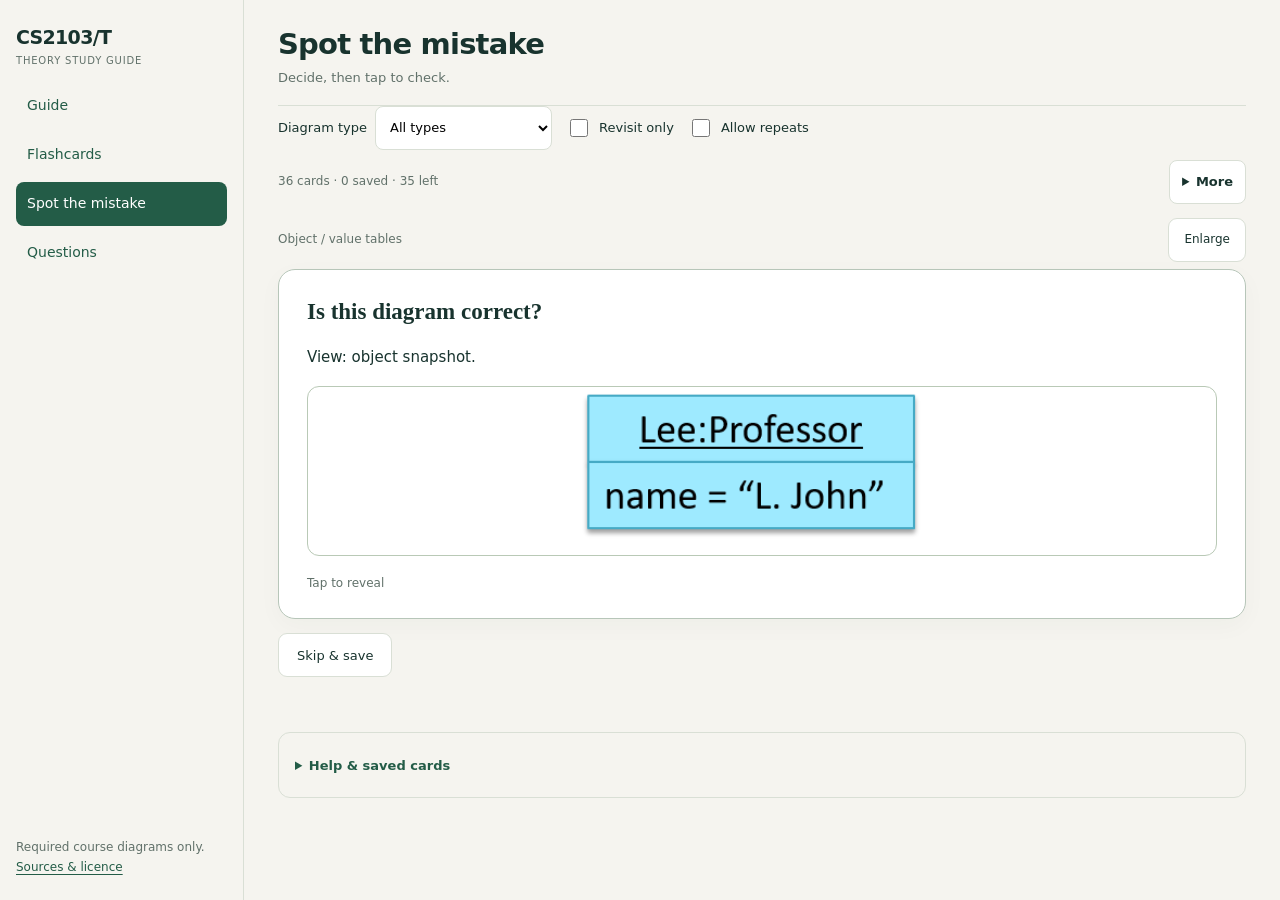
<file: site/diagrams.html>
<!DOCTYPE html>
<html lang="en"><head><meta charset="utf-8"/><meta content="width=device-width,initial-scale=1" name="viewport"/><meta content="default-src 'none'; script-src 'self'; style-src 'self'; img-src 'self'; connect-src 'none'; object-src 'none'; base-uri 'none'; form-action 'none'; frame-src 'none'" http-equiv="Content-Security-Policy"/><meta content="no-referrer" name="referrer"/><title>Spot the mistake · CS2103/T</title><link href="./styles.css" rel="stylesheet"/><link href="./flashcards.css" rel="stylesheet"/><link href="./diagrams.css" rel="stylesheet"/><script defer src="./flashcards-core.js"></script><script defer src="./diagrams-data.js"></script><script defer src="./diagrams-render.js"></script><script defer src="./study-state.js"></script><script defer src="./diagrams.js"></script><link href="./ui.css" rel="stylesheet"/></head><body>
<div class="layout"><aside class="sidebar"><div class="brand">CS2103/T<small>THEORY STUDY GUIDE</small></div><nav aria-label="Study pages" class="page-links"><a href="./index.html">Guide</a><a href="./flashcards.html">Flashcards</a><a aria-current="page" href="./diagrams.html">Spot the mistake</a><a href="./questions.html">Questions</a></nav><div class="side-foot">Required course diagrams only.<br/><a href="./index.html#guide-notes">Sources &amp; licence</a></div></aside><main class="flash-main">
<header class="hero"><div><h1>Spot the mistake</h1><p class="page-subtitle">Decide, then tap to check.</p></div></header>
<section aria-label="Diagram filters"><div class="dg-filters"><label>Diagram type<select id="dg-family"><option value="">All types</option><option value="class">Class</option><option value="object">Object / value tables</option><option value="conceptual">Conceptual class</option><option value="sequence">Sequence</option><option value="activity">Activity</option><option value="architecture">Architecture</option></select></label><label><input id="dg-revisit" type="checkbox"/> Revisit only</label><label><input id="dg-repeats" type="checkbox"/> Allow repeats</label></div></section>
<div class="practice-status"><p class="result-line" id="dg-count" role="status"></p><details class="more-menu"><summary>More</summary><div class="more-actions"><button id="dg-repeat">Repeat card</button><button id="dg-restart">Restart</button><button id="dg-export">Export saved</button><button id="dg-import">Import saved</button></div></details></div>
<section aria-label="Diagram exercise" id="dg-exercise"><div class="dg-tools"><span id="dg-type"></span><button id="dg-enlarge">Enlarge</button></div>
<div aria-controls="dg-answer" aria-expanded="false" aria-label="Reveal diagram answer" class="flip-card diagram-card" id="dg-card" role="button" tabindex="0"><h2 class="fc-question" id="dg-question">Is this diagram correct?</h2><p class="dg-context" id="dg-context"></p><div aria-label="Diagram example" class="diagram-canvas" id="dg-canvas"></div><span class="pan-hint">Swipe diagram to pan</span><p class="fc-answer" hidden id="dg-answer"></p><span class="fc-hint" id="dg-hint">Tap to reveal</span></div>
<div class="fc-actions"><button id="dg-skip">Skip &amp; save</button><button hidden id="dg-correct">Got it right</button><button hidden id="dg-incorrect">Got it wrong</button><button hidden id="dg-next">Next →</button></div>
<details class="fc-evidence" hidden id="dg-source-wrap"><summary>Explanation &amp; source</summary><p id="dg-rule"></p><div hidden id="dg-correction"><p id="dg-reference-caption">Course reference example</p><div aria-label="Corrected diagram" class="diagram-canvas" id="dg-fixed-canvas" tabindex="0"></div></div><div class="dg-top"><a href="https://nus-cs2103-ay2627-s1.github.io/website/schedule/week4/topics.html" id="dg-source" rel="noopener noreferrer" target="_blank">Course source ↗</a><a href="./index.html" id="dg-guide">Read topic</a><a href="https://nus-cs2103-ay2627-s1.github.io/website/book/uml/classDiagrams/classes/what/unit-inElsewhere-asFlat._include_.html" id="dg-book-source" rel="noopener noreferrer" target="_blank">Textbook source ↗</a><a href="https://nus-cs2103-ay2627-s1.github.io/website/schedule/week1/topics.html" id="dg-image-source" rel="noopener noreferrer" target="_blank">Original figure ↗</a></div></details></section>
<p class="empty-week" hidden id="dg-empty"></p><p class="fc-message" id="dg-message" role="status"></p>
<details class="help"><summary>Help &amp; saved cards</summary><p>Category and filter selections are remembered in this browser after a refresh. Clearing browser storage resets them. Practice starts a new random session after a reload.</p><p>Some diagrams are correct; others contain a mistake. Decide whether each example matches its scenario, then tap the card to reveal. Got it wrong and Skip &amp; save keep cards for Revisit only; Got it right clears them. Next leaves saved status unchanged.</p><p>These images come from the course website and its assigned textbook sections. Some cards focus on one worksheet panel; when several labelled diagrams appear, review the one named above the card. Questions ask whether the notation fits the stated view. Only required diagram types are included. Swipe within a wide diagram or use Enlarge. Saved cards stay in this browser; exports and imports let you keep a backup. This course-image deck uses a separate revisit list from the retired drawn examples.</p><input accept="application/json" hidden id="dg-file" type="file"/><p><a href="./index.html#guide-notes">Credits, privacy &amp; licence</a></p></details>
<dialog aria-label="Enlarged diagram" id="dg-dialog"><button id="dg-close">Close diagram</button><p id="dg-dialog-context"></p><div aria-label="Enlarged scrollable diagram" class="diagram-canvas" id="dg-dialog-canvas" tabindex="0"></div></dialog>
</main></div></body></html>
</file>
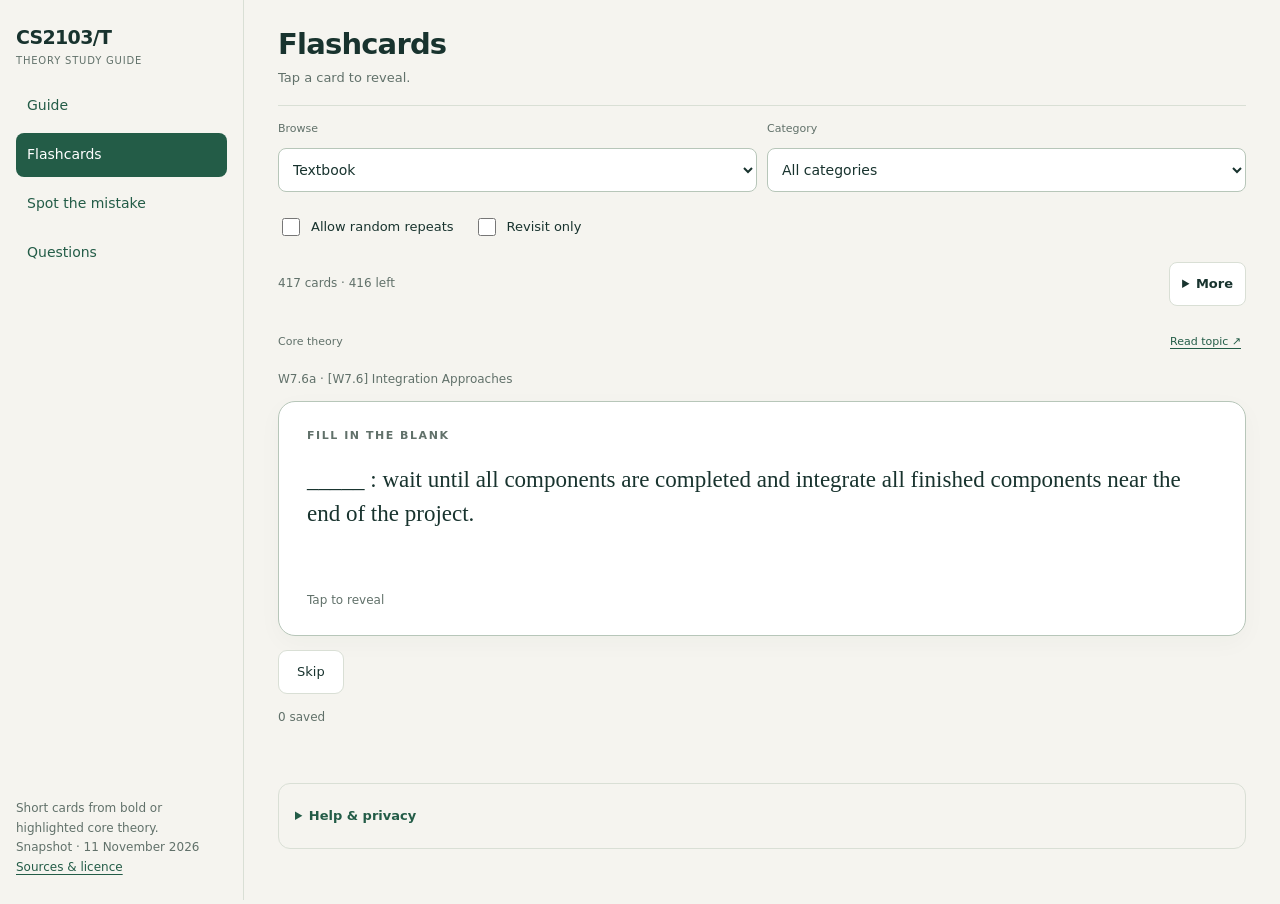
<file: site/flashcards.html>
<!DOCTYPE html>

<html lang="en">
<head>
<meta charset="utf-8"/>
<meta content="width=device-width,initial-scale=1" name="viewport"/>
<meta content="default-src 'none'; script-src 'self'; style-src 'self'; img-src 'self'; connect-src 'none'; object-src 'none'; base-uri 'none'; form-action 'none'; frame-src 'none'" http-equiv="Content-Security-Policy"/>
<meta content="no-referrer" name="referrer"/>
<title>Flashcards · CS2103/T Study Guide</title>
<link href="./styles.css" rel="stylesheet"/>
<link href="./flashcards.css" rel="stylesheet"/>
<script defer="" src="./flashcards-data.js"></script>
<script defer="" src="./flashcards-core.js"></script>
<script defer="True" src="./course-topics.js"></script><script defer src="./study-state.js"></script><script defer="True" src="./navigation.js"></script><script defer="" src="./flashcards.js"></script>
<link href="./navigation.css" rel="stylesheet"/><link href="./ui.css" rel="stylesheet"/></head>
<body>
<div class="layout">
<aside class="sidebar">
<div class="brand">CS2103/T<small>THEORY STUDY GUIDE</small></div>
<nav aria-label="Study pages" class="page-links"><a href="./index.html">Guide</a><a aria-current="page" href="./flashcards.html">Flashcards</a><a href="./diagrams.html">Spot the mistake</a><a href="./questions.html">Questions</a></nav>
<div class="side-foot">Short cards from bold or highlighted core theory.<br/>Snapshot · 11 November 2026<br/><a href="./index.html#guide-notes">Sources &amp; licence</a></div>
</aside>
<main class="flash-main">
<header class="hero"><div><h1>Flashcards</h1><p class="page-subtitle">Tap a card to reveal.</p></div></header>
<section aria-label="Flashcard filters" class="fc-filters"><div class="fc-navigation-host" id="fc-navigation"></div>
<div class="fc-toggles"><label><input id="fc-repeats" type="checkbox"/> Allow random repeats</label><label><input id="fc-revisit" type="checkbox"/> Revisit only</label></div>
</section>
<div class="fc-stats"><p id="fc-pool" role="status"></p><details class="more-menu"><summary>More</summary><div class="more-actions"><button id="fc-repeat">Repeat</button><button id="fc-restart">Restart</button><button id="fc-export">Export saved</button><button id="fc-import">Import saved</button><button id="fc-reset">Clear saved</button></div></details></div>
<section aria-label="Current flashcard" id="fc-study">
<div class="fc-card-top"><span id="fc-card-status"></span><a href="./index.html" id="fc-guide">Read topic ↗</a></div>
<p class="fc-context" id="fc-context"></p>
<button aria-expanded="false" aria-label="Reveal flashcard answer" class="flip-card" id="fc-card" type="button">
<span class="eyebrow" id="fc-face-label">FILL IN THE BLANK</span>
<span class="fc-question" id="fc-question"></span>
<span class="fc-answer" hidden="" id="fc-answer"></span>
<span class="fc-hint" id="fc-hint">Click the card to reveal the answer</span>
</button>
<details class="fc-evidence" hidden="" id="fc-passage-wrap"><summary>Source wording &amp; link</summary><p id="fc-passage"></p><a href="https://nus-cs2103-ay2627-s1.github.io/website/schedule/week1/topics.html" id="fc-source" rel="noopener noreferrer" target="_blank">View original source ↗</a></details>
<div class="fc-actions"><button disabled="" id="fc-correct">Correct</button><button disabled="" id="fc-incorrect">Wrong</button><button id="fc-skip">Skip</button><button id="fc-next">Next →</button></div>
</section>
<section class="empty-week" hidden="" id="fc-empty"><h2 id="fc-empty-title"></h2><p id="fc-empty-text"></p></section>
<p class="fc-saved" id="fc-saved"></p>
<p aria-live="polite" class="fc-message" id="fc-message" role="status"></p>
<details class="help"><summary>Help &amp; privacy</summary><p>Category and filter selections are remembered in this browser after a refresh. Clearing browser storage resets them. Practice starts a new random session after a reload.</p>
<p>Each card tests one short bold or highlighted statement from the main topic content. Dimmed text, examples and supplementary panels are excluded. Source statements are at most 35 words; longer points are left in the study guide rather than cut mid-explanation. Source wording is available in the collapsed section after reveal. These are study questions, not official exam questions. Linked external lessons are not copied. Revisited weeks retain their assigned material.</p>
<p><strong>Allow random repeats</strong> lets random selection reuse seen cards; with it off, each question appears once per session. <strong>Repeat this card</strong> explicitly hides the current answer so you can try it again. Changing week, topic or Revisit only starts a fresh session without clearing your saved cards.</p>
<p><strong>Skip &amp; save</strong> and <strong>Got it wrong</strong> save questions for later. <strong>Got it right</strong> removes a question from the revisit list. Revealing or choosing Next does not grade the answer. Use <strong>Revisit only</strong> to practise saved questions. No automatic grading or review schedule is used.</p>
<p>Saved flags stay in this browser. Private browsing, clearing storage or changing browsers can lose them. Export a backup to keep them. Import replaces the list after validation; unknown question IDs are ignored. Existing flags are retained for matching cards; cards removed from this core-only deck no longer appear in the revisit list.</p>
<div class="foot-actions"><input accept="application/json" hidden="" id="fc-file" type="file"/></div>
<p>Independent study aid, not affiliated with NUS. No application analytics, accounts or API calls. GitHub Pages may log IP addresses for hosting security. <a href="./index.html#guide-notes">Source credits and licence</a>.</p>
</details>
</main>
</div>
</body>
</html>
</file>
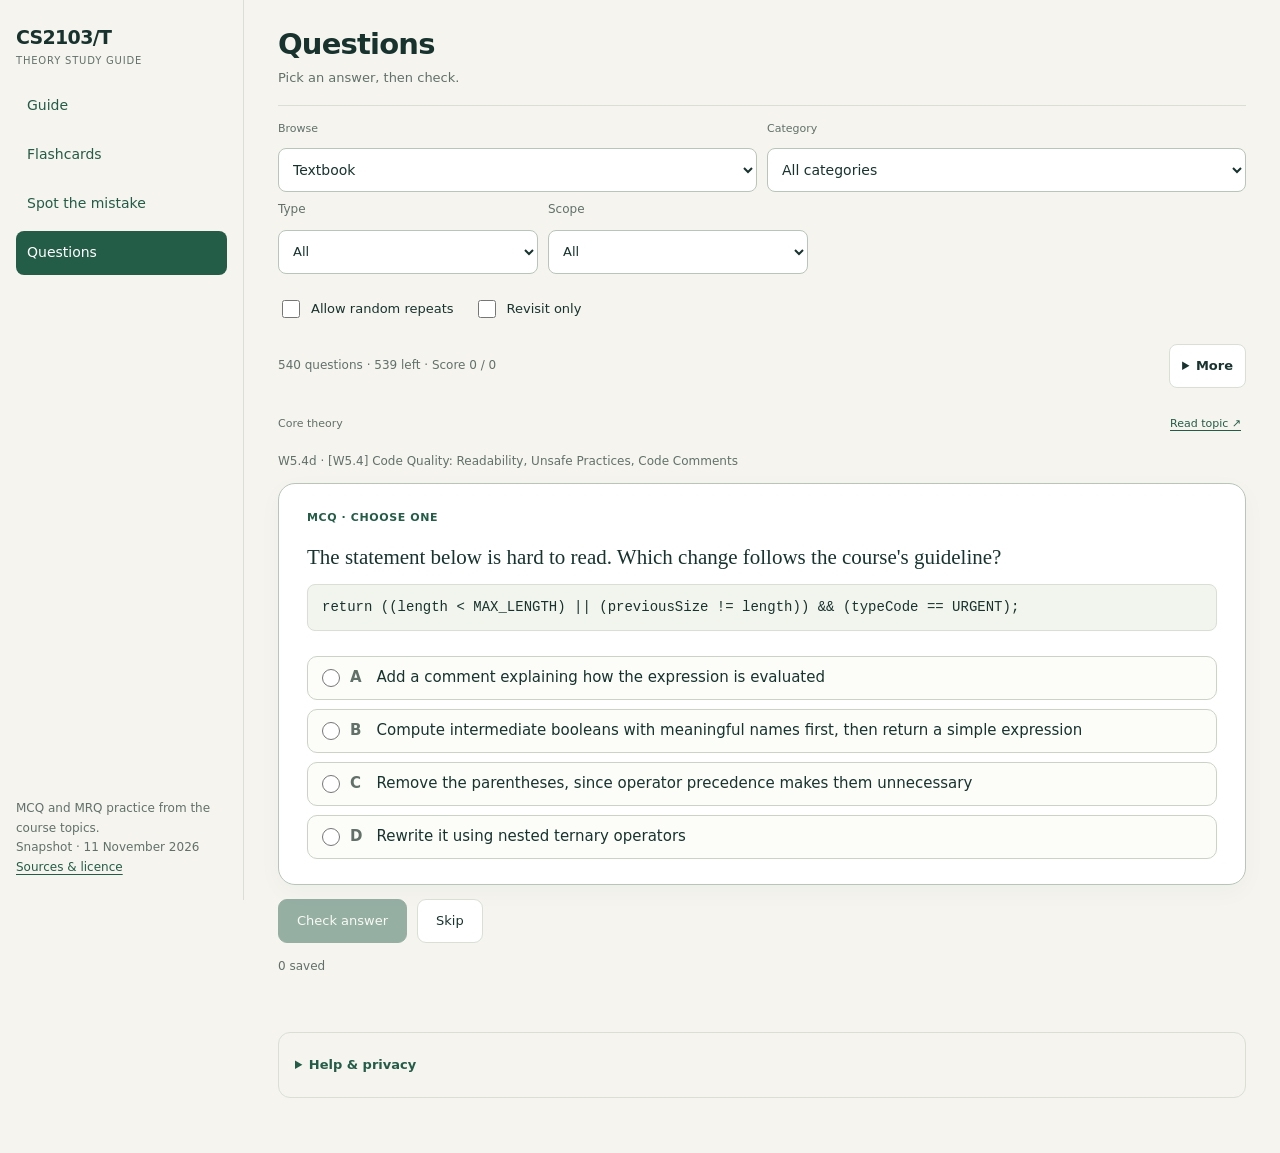
<file: site/questions.html>
<!DOCTYPE html>

<html lang="en">
<head>
<meta charset="utf-8"/>
<meta content="width=device-width,initial-scale=1" name="viewport"/>
<meta content="default-src 'none'; script-src 'self'; style-src 'self'; img-src 'self'; connect-src 'none'; object-src 'none'; base-uri 'none'; form-action 'none'; frame-src 'none'" http-equiv="Content-Security-Policy"/>
<meta content="no-referrer" name="referrer"/>
<title>Questions · CS2103/T Study Guide</title>
<link href="./styles.css" rel="stylesheet"/>
<link href="./flashcards.css" rel="stylesheet"/>
<link href="./navigation.css" rel="stylesheet"/>
<link href="./ui.css" rel="stylesheet"/>
<link href="./questions.css" rel="stylesheet"/>
<script defer="" src="./questions-data.js"></script>
<script defer="" src="./questions-core.js"></script>
<script defer="" src="./course-topics.js"></script>
<script defer src="./study-state.js"></script><script defer="" src="./navigation.js"></script>
<script defer="" src="./questions.js"></script>
</head>
<body>
<div class="layout">
<aside class="sidebar">
<div class="brand">CS2103/T<small>THEORY STUDY GUIDE</small></div>
<nav aria-label="Study pages" class="page-links"><a href="./index.html">Guide</a><a href="./flashcards.html">Flashcards</a><a href="./diagrams.html">Spot the mistake</a><a aria-current="page" href="./questions.html">Questions</a></nav>
<div class="side-foot">MCQ and MRQ practice from the course topics.<br/>Snapshot · 11 November 2026<br/><a href="./index.html#guide-notes">Sources &amp; licence</a></div>
</aside>
<main class="flash-main">
<header class="hero"><div><h1>Questions</h1><p class="page-subtitle">Pick an answer, then check.</p></div></header>
<section aria-label="Question filters" class="fc-filters"><div class="fc-navigation-host" id="qs-navigation"></div>
<div class="qs-selects">
<label>Type<select aria-label="Question type" id="qs-type"><option value="">All</option><option value="MCQ">MCQ</option><option value="MRQ">MRQ</option></select></label>
<label>Scope<select aria-label="Question scope" id="qs-scope"><option value="">All</option><option value="theory">Theory only</option><option value="ab3">AB3 only</option></select></label>
</div>
<div class="fc-toggles"><label><input id="qs-repeats" type="checkbox"/> Allow random repeats</label><label><input id="qs-revisit" type="checkbox"/> Revisit only</label></div>
</section>
<div class="fc-stats"><p><span id="qs-pool" role="status"></span> · <span id="qs-score">Score 0 / 0</span></p><details class="more-menu"><summary>More</summary><div class="more-actions"><button id="qs-restart" type="button">Restart</button><button id="qs-export" type="button">Export saved</button><button id="qs-import" type="button">Import saved</button><button id="qs-reset" type="button">Clear saved</button></div></details></div>
<section aria-label="Current question" id="qs-study">
<div class="fc-card-top"><span id="qs-card-status"></span><a href="./index.html" id="qs-guide">Read topic ↗</a></div>
<p class="fc-context" id="qs-context"><span id="qs-context-text"></span><span class="qs-ab3-tag" hidden="" id="qs-ab3-tag">AB3</span></p>
<div class="qs-card" id="qs-card">
<p class="qs-badge" id="qs-badge"></p>
<div class="qs-stem" id="qs-stem"></div>
<fieldset aria-labelledby="qs-badge qs-stem" class="qs-options" id="qs-options"></fieldset>
<p aria-live="polite" class="qs-result" id="qs-result" role="status"></p>
<div class="qs-explanation" hidden="" id="qs-explanation-wrap"><span class="eyebrow">EXPLANATION</span><p id="qs-explanation"></p></div>
<details class="fc-evidence qs-links" hidden="" id="qs-links-wrap"><summary>Source &amp; links</summary><ul id="qs-links"></ul></details>
</div>
<div class="fc-actions qs-actions"><button disabled="" id="qs-check" type="button">Check answer</button><button id="qs-skip" type="button">Skip</button><button hidden="" id="qs-next" type="button">Next →</button><button hidden="" id="qs-retry" type="button">Try again</button></div>
</section>
<section class="empty-week" hidden="" id="qs-empty"><h2 id="qs-empty-title"></h2><p id="qs-empty-text"></p></section>
<p class="fc-saved" id="qs-saved"></p>
<p aria-live="polite" class="fc-message" id="qs-message" role="status"></p>
<details class="help"><summary>Help &amp; privacy</summary><p>Category and filter selections are remembered in this browser after a refresh. Clearing browser storage resets them. Practice starts a new random session after a reload.</p>
<p>Each question has a fixed answer key and is marked when you choose <strong>Check answer</strong>. <strong>MCQ</strong> questions have four options and exactly one is correct. <strong>MRQ</strong> questions have three to five options and two or more are correct; select every correct option. An MRQ counts as correct only when your selection matches the key exactly, but the feedback still shows which options you missed and which you chose wrongly. Options are shuffled each time a question is shown.</p>
<p>Questions are written for this guide from the course Topics pages (snapshot of 11 November 2026). Some apply a topic to the AddressBook-Level3 (AB3) code base and link to the files they rely on. The question bank is a draft that has not yet been reviewed by a person; check the linked topic if an answer looks wrong. These are study questions, not official exam questions.</p>
<p><strong>Allow random repeats</strong> lets random selection reuse seen questions; with it off, each question appears once per session. <strong>Try again</strong> shows the same question again with the options reshuffled. Changing week, topic, type, scope or Revisit only starts a fresh session and resets the score without clearing your saved questions. The score is not stored.</p>
<p>A wrong answer saves the question for later. <strong>Skip</strong> saves it as skipped, unless it is already saved as incorrect. A correct answer removes it from the revisit list. Use <strong>Revisit only</strong> to practise saved questions.</p>
<p>Some topics have no questions because the snapshot only links to external lessons: <span id="qs-empty-groups"></span>. Weeks 12–13 have no assigned topics.</p>
<p>Saved flags stay in this browser, separate from flashcards and diagrams. Private browsing, clearing storage or changing browsers can lose them. Export a backup to keep them. Import replaces the list after validation; unknown question IDs are ignored.</p>
<div class="foot-actions"><input accept="application/json" hidden="" id="qs-file" type="file"/></div>
<p>Independent study aid, not affiliated with NUS. No application analytics, accounts or API calls. GitHub Pages may log IP addresses for hosting security. <a href="./index.html#guide-notes">Source credits and licence</a>.</p>
</details>
</main>
</div>
</body>
</html>
</file>
<file: site/styles.css>
:root{--ink:#18332e;--muted:#61716a;--paper:#f5f4ef;--line:#d9dfd5;--green:#235c47;--pale:#eaf1e5;--accent:#c3e7aa}*{box-sizing:border-box}html{scroll-behavior:smooth}body{margin:0;background:var(--paper);color:var(--ink);font-family:system-ui,-apple-system,BlinkMacSystemFont,'Segoe UI',sans-serif;line-height:1.65}button,input,select{font:inherit}button,select{cursor:pointer}a{color:var(--green);text-underline-offset:3px}button{border:1px solid var(--line);border-radius:9px;padding:9px 15px;background:white;color:var(--ink)}button:hover{background:var(--pale)}button:focus-visible,a:focus-visible,input:focus-visible,select:focus-visible,summary:focus-visible{outline:3px solid #84ad66;outline-offset:3px}[hidden]{display:none!important}.layout{display:grid;grid-template-columns:244px minmax(0,1fr);max-width:1550px;margin:auto}.sidebar{height:100vh;position:sticky;top:0;padding:27px 20px;border-right:1px solid var(--line);display:flex;flex-direction:column;gap:17px;overflow:auto}.brand{font-weight:750;font-size:20px;letter-spacing:-.7px}.brand small{font-weight:400;display:block;font-size:12px;letter-spacing:.08em;color:var(--muted)}.side-label,.eyebrow{font-size:11px;font-weight:750;letter-spacing:.14em;color:var(--muted)}.week-nav{display:flex;flex-direction:column;gap:4px}.week-nav button{display:flex;justify-content:space-between;border:0;background:transparent;padding:7px 12px;text-align:left;font-size:14px}.week-nav button.active{background:var(--green);color:white}.week-nav button small{opacity:.7;font-size:11px;align-self:center}.side-foot{font-size:12px;color:var(--muted);margin-top:auto}main{padding:42px 52px 80px;max-width:1180px;min-width:0}.hero{border-bottom:1px solid var(--line);padding-bottom:25px}.hero h1{font-family:Georgia,serif;font-size:clamp(34px,4vw,53px);font-weight:400;letter-spacing:-1.6px;line-height:1.12;margin:14px 0}.hero p{max-width:720px;color:var(--muted);font-size:15px}.hero-top{display:flex;justify-content:space-between;align-items:center;gap:15px}.stats{display:flex;gap:28px;margin-top:22px;font-size:13px;color:var(--muted)}.stats strong{color:var(--ink);font-size:21px;font-weight:650;margin-right:5px}.toolbar{padding:22px 0 16px;position:sticky;top:0;background:var(--paper);z-index:5;border-bottom:1px solid var(--line)}.search{width:100%;padding:13px 17px;background:white;border:1px solid #b7c6b9;border-radius:10px;font-size:16px}.controls{display:flex;gap:10px;align-items:center;flex-wrap:wrap;margin-top:12px;font-size:13px}.controls select{max-width:100%;border:1px solid var(--line);border-radius:8px;background:white;padding:9px}.controls label{display:flex;align-items:center;gap:7px}.segmented{display:flex;border:1px solid var(--line);border-radius:9px;overflow:hidden}.segmented button{font-size:13px;border:0;border-radius:0;padding:9px 14px}.segmented button.active{background:var(--green);color:white}.result-line{display:flex;justify-content:space-between;align-items:center;gap:16px;font-size:12px;color:var(--muted);margin:16px 0}.group-heading{margin:38px 0 18px;font-size:21px;line-height:1.4;font-weight:650}.topic{background:#fff;border:1px solid var(--line);border-radius:13px;padding:25px 28px;margin:0 0 17px;scroll-margin-top:220px;overflow-wrap:anywhere}.topic-meta{display:flex;align-items:center;gap:12px;font-size:11px;color:var(--muted);letter-spacing:.05em}.topic-meta>span:first-child{color:var(--green);font-weight:750}.topic-meta>a{margin-left:auto;font-size:12px;letter-spacing:0}.pill{background:var(--pale);padding:2px 8px;border-radius:12px;font-size:10px}.topic h3{font-size:19px;font-weight:650;line-height:1.4;margin:12px 0 17px}.quick{font-size:15px}.quick strong{font-weight:650}.term{background:#eef3e7;padding:0 3px}.quick p:first-child{margin-top:0}.quick p:last-child{margin-bottom:0}p{margin:12px 0}ul,ol{padding-left:25px}li{padding-left:3px;margin:5px 0}.full{margin-top:20px;padding-top:14px;border-top:1px solid var(--line)}summary{cursor:pointer;color:var(--green);font-size:13px;font-weight:600}.source-content{padding-top:12px;font-size:15px}.source-content h5{font-size:16px;margin:24px 0 10px}.source-content div{max-width:100%}.source-content pre{overflow:auto;background:#f3f5f0;border:1px solid var(--line);border-radius:8px;padding:15px;font-size:12px;line-height:1.65;white-space:pre}.source-content pre code{background:none;padding:0}code{font-family:ui-monospace,SFMono-Regular,Menlo,monospace;font-size:.88em;background:#f0f2ed;padding:2px 4px;border-radius:4px}img{display:block;max-width:100%;height:auto;object-fit:contain;margin:15px 0}svg{max-width:100%}table{border-collapse:collapse;width:100%;font-size:13px;display:block;overflow:auto;margin:17px 0}td,th{border:1px solid var(--line);padding:8px 11px;text-align:left}th{background:#f0f4ec}.example{padding:4px 16px;background:#f7f8f3;border-left:3px solid #b1cba0;margin:15px 0}.source-note{background:#f8f3e8;border-left:3px solid #cbbd8e;padding:9px 12px;font-size:13px}blockquote{border-left:3px solid #b5c4ae;margin:16px 0;padding:1px 18px;color:#52614e}.card-bottom{display:flex;align-items:center;justify-content:space-between;border-top:1px solid #edf0e8;margin-top:21px;padding-top:13px;font-size:11px;color:var(--muted)}.card-bottom select{font-size:12px;border:1px solid var(--line);border-radius:6px;background:#fafbf8;padding:5px;margin-left:7px}.card-bottom a{font-size:11px}.recall-prompt,.reveal{display:none}.recall .recall-prompt,.recall .reveal{display:block}.recall .recall-prompt{font-size:15px;color:var(--muted);padding:6px 0 15px}.recall-prompt small{display:block;margin-top:6px;font-size:11px}.recall .topic:not(.revealed) .answer{display:none}.recall .reveal{font-size:13px}.full-mode .quick{display:none}.full-mode .full{margin-top:0;padding-top:0;border:0}.full-mode .full>summary{display:none}.empty-week{padding:32px;background:white;border:1px solid var(--line);border-radius:12px;margin-top:20px}.empty-week h2{font-family:Georgia,serif;font-weight:400}.no-results{padding:45px 20px;text-align:center;color:var(--muted)}.help{margin-top:35px;padding:22px;border:1px solid var(--line);border-radius:12px;font-size:13px;color:var(--muted)}.help summary{font-size:14px}.help h3{color:var(--ink);font-size:15px}.licence{font-size:11px;white-space:pre-wrap;line-height:1.5}.print-only{display:none}.foot-actions{display:flex;gap:8px;flex-wrap:wrap;margin-top:18px;font-size:12px}.foot-actions button{font-size:12px}#progressbar{height:5px;background:#dae3d4;border-radius:10px;overflow:hidden;margin:8px 0}#progressbar span{display:block;height:100%;background:var(--green)}
@media(max-width:1000px){main{padding:30px 25px}.layout{grid-template-columns:192px minmax(0,1fr)}.sidebar{padding:25px 13px}.stats{gap:17px}.toolbar{position:relative}}@media(max-width:700px){.layout{display:block}.sidebar{position:relative;height:auto;border-right:0;border-bottom:1px solid var(--line);padding:18px 20px;gap:10px}.side-label,.side-foot{display:none}.week-nav{display:flex;flex-direction:row;overflow:auto;padding-bottom:4px}.week-nav button{flex-shrink:0;gap:8px;font-size:12px}.week-nav small{display:none}.brand small{display:inline;margin-left:8px}.brand{font-size:17px}main{padding:25px 18px 45px}.hero h1{font-size:37px}.topic{padding:20px}.hero-top button{font-size:11px;padding:7px 9px}.stats{gap:14px;flex-wrap:wrap}.stats strong{font-size:18px}.group-heading{font-size:19px}.topic h3{font-size:17px}.topic-meta{gap:7px}.controls{gap:8px}.controls select{font-size:12px}.toolbar{position:relative}.topic{scroll-margin-top:10px}}
@media print{@page{margin:15mm}body{background:white;font-size:10pt}.layout{display:block}.sidebar,.toolbar,.hero-top button,.controls,.result-line,.card-bottom,.reveal,.recall-prompt,.foot-actions,.permalink,.help{display:none!important}main{max-width:none;padding:0}.hero h1{font-size:27pt}.hero p{font-size:10pt}.hero{padding-bottom:10px}.stats{margin-top:10px;font-size:9pt}.stats strong{font-size:12pt}.group-heading{break-after:avoid;margin-top:24px}.topic{border:0;border-bottom:1px solid #ccc;padding:12px 0;margin:0;border-radius:0}.topic h3{font-size:13pt;break-after:avoid}.quick,.source-content{font-size:10pt}.source-content pre{font-size:8pt;white-space:pre-wrap}.topic-meta a{font-size:8pt}img{max-height:210mm;break-inside:avoid}table{display:table;font-size:9pt}tr{break-inside:avoid}.print-only{display:block;font-size:9pt}.recall .topic .answer{display:block!important}.full>summary{display:none}.full{border:0;padding:0}.print-full .quick{display:none}.print-quick .full{display:none}.empty-week{border:0;padding:10px 0}.source-note{font-size:9pt}}

.guide-flash-link{display:inline-block;font-size:13px;background:var(--green);color:white;border-radius:8px;padding:8px 14px;text-decoration:none;margin-top:10px}
@media print{.guide-flash-link{display:none}}
</file>
<file: site/flashcards.css>
.page-links{display:flex;flex-direction:column;gap:10px;margin:16px 0;font-size:14px}.page-links a{padding:8px 12px;border-radius:8px;text-decoration:none}.page-links [aria-current=page]{background:var(--green);color:#fff}.flash-main{max-width:1100px}.fc-filters{display:grid;grid-template-columns:150px minmax(0,1fr);gap:16px;margin:25px 0 8px}.fc-filters>label{font-size:12px;font-weight:650;color:var(--muted)}.fc-filters select{display:block;width:100%;border:1px solid #b7c6b9;border-radius:9px;background:white;color:var(--ink);font-size:14px;padding:12px 9px;margin-top:5px}.fc-toggles{grid-column:1/-1;display:flex;gap:24px;flex-wrap:wrap;font-size:13px}.fc-toggles label{display:flex;align-items:center;gap:8px}.fc-toggles input{accent-color:var(--green);width:16px;height:16px}.fc-stats{display:flex;align-items:center;justify-content:space-between;gap:12px;margin:17px 0;color:var(--muted);font-size:12px}.fc-stats button{font-size:12px;padding:7px 11px}.fc-context{font-size:12px;color:var(--muted);line-height:1.6;margin:8px 0 15px}.fc-card-top{display:flex;align-items:center;justify-content:space-between;gap:15px;font-size:11px;color:var(--muted)}.flip-card{display:flex;flex-direction:column;align-items:flex-start;gap:22px;text-align:left;width:100%;min-height:285px;padding:30px 32px;border:1px solid #b7c6b9;border-radius:17px;box-shadow:0 7px 25px #18332e08;background:white;line-height:1.7;overflow-wrap:anywhere}.flip-card:hover{background:#fcfdf9;border-color:#7fa77c}.fc-question{font-family:Georgia,serif;font-size:24px;line-height:1.55;white-space:pre-wrap;display:block}.fc-answer{font-size:22px;font-weight:650;color:var(--green);padding:10px 17px;background:var(--pale);border-radius:9px;display:block}.fc-hint{font-size:11px;color:var(--muted);margin-top:auto}.fc-evidence{font-size:14px;background:#eef2e8;padding:18px 23px;margin-top:16px;border-radius:10px;overflow-wrap:anywhere}.fc-evidence .eyebrow{margin-top:0}.fc-evidence a{font-size:12px}.fc-actions{display:flex;flex-wrap:wrap;gap:9px;margin-top:18px}.fc-actions button{font-size:13px}.fc-actions button:first-child{background:var(--green);color:white;border-color:var(--green)}.fc-actions button:nth-child(2){border-color:#c9b096;color:#75482d}.fc-actions button:disabled{opacity:.45;cursor:not-allowed}.fc-saved{font-size:13px;color:var(--muted);margin:22px 0 4px}.fc-message{font-size:13px;min-height:24px;color:var(--green)}.guide-flash-link{display:inline-block;font-size:13px;border:1px solid var(--line);background:var(--green);color:white;border-radius:8px;padding:7px 13px;text-decoration:none;margin:9px 0}.fc-filters select:focus-visible{outline:3px solid #84ad66;outline-offset:3px}
@media(max-width:700px){.page-links{flex-direction:row;margin:0;font-size:12px;gap:8px}.fc-filters{grid-template-columns:1fr}.fc-toggles{gap:14px}.flip-card{min-height:270px;padding:23px}.fc-question{font-size:21px}.fc-actions button{flex:1 1 auto}.fc-stats{align-items:flex-start}.fc-stats p{margin:4px 0}.fc-filters>label{font-size:11px}.fc-evidence{padding:15px 18px}.fc-actions{gap:8px}.fc-answer{font-size:19px}}
@media print{.fc-filters,.fc-stats,.fc-actions,.fc-hint,.fc-message,.page-links{display:none}.flip-card{box-shadow:none;min-height:0;border:0;padding:0}.fc-question{font-size:15pt}}
</file>
<file: site/diagrams.css>
.dg-filters{display:flex;gap:16px;flex-wrap:wrap;align-items:center;font-size:13px}.dg-filters label{display:flex;gap:8px;align-items:center}.dg-filters select{padding:10px;background:white;border:1px solid var(--line);border-radius:8px;min-height:44px;font:inherit}.dg-top,.dg-tools{display:flex;justify-content:space-between;align-items:center;gap:12px;font-size:12px;color:var(--muted)}
.diagram-card{cursor:pointer;gap:12px}.diagram-card:focus-visible{outline:3px solid #84ad66;outline-offset:3px}.diagram-card h2{margin:0}.diagram-card .dg-context{font:15px/1.5 system-ui,sans-serif;font-weight:400;margin:0}.diagram-card .fc-answer{font-size:18px;font-weight:550;line-height:1.5;margin:5px 0}.diagram-card .diagram-canvas{width:100%;cursor:pointer}.diagram-canvas{overflow:auto;border:1px solid #b9c9b6;border-radius:12px;background:#fff;overscroll-behavior:contain;max-width:100%}.diagram-svg{display:block;width:100%;min-width:640px;max-width:none}.diagram-box{fill:#fff;stroke:#18332e;stroke-width:2}.diagram-line{stroke:#18332e;stroke-width:2;fill:none}.dashed{stroke-dasharray:8 7}.diagram-text{font:19px system-ui,sans-serif;fill:#18332e;pointer-events:none}.edge-label,.legend-text{font-size:17px}.underlined{text-decoration:underline}.arrow-filled,.control-filled{fill:#18332e;stroke:#18332e;stroke-width:2}.arrow-hollow{fill:#fff;stroke:#18332e;stroke-width:2}.frame-box{fill:none;stroke:#61716a;stroke-width:2}.lane-box{fill:none;stroke:#61716a;stroke-width:2}#dg-correct{background:var(--green);color:white}.fc-actions #dg-skip{background:white;color:var(--ink);border-color:var(--line)}
dialog{border:1px solid var(--line);border-radius:12px;width:96vw;max-width:1200px;max-height:94vh;overflow:auto;padding:18px}dialog::backdrop{background:#18332e99}dialog>button{margin-bottom:12px}
@media(max-width:700px){.dg-filters{gap:10px}.dg-filters label:first-child{width:100%}.dg-filters select{flex:1;min-width:0}.diagram-card .dg-context{font-size:14px}.diagram-card .fc-answer{font-size:16px}.diagram-card .diagram-canvas{border-radius:8px}}

.pan-hint{display:none;font:11px system-ui,sans-serif;color:var(--muted)}
@media(max-width:700px){.diagram-card:has(.diagram-svg:not(.narrow)) .pan-hint{display:block}}

#dg-correct{background:#235c47;border-color:#235c47;color:#fff}
#dg-incorrect{background:#b42318;border-color:#b42318;color:#fff}
#dg-answer.is-correct{background:#e8f5e9;color:#14532d;border-left:3px solid #235c47}
#dg-answer.is-incorrect{background:#fff0ee;color:#991b1b;border-left:3px solid #b42318}
.dg-top{flex-wrap:wrap}.source-diagram{background:#fff}.diagram-svg.source-diagram.narrow{max-width:380px}
</file>
<file: site/ui.css>
/* Shared compact layout; no content or progress data is hidden from the user. */
main{padding:26px 34px 55px;max-width:1200px}.hero{display:flex;align-items:center;justify-content:space-between;gap:16px;padding-bottom:16px}.hero h1{font:650 29px/1.25 system-ui,sans-serif;letter-spacing:-.8px;margin:0}.hero .page-subtitle{margin:5px 0 0;font-size:13px;color:var(--muted)}.hero #print{font-size:13px;min-height:44px}.sidebar{padding:22px 16px;gap:14px}.brand{font-size:19px}.brand small{font-size:10px}.page-links{display:flex;flex-direction:column;gap:5px;margin:0;font-size:14px}.page-links a{display:flex;align-items:center;min-height:44px;padding:8px 11px;border-radius:8px;text-decoration:none}.page-links [aria-current=page]{background:var(--green);color:#fff}.toolbar{position:static;padding:14px 0}.course-navigation{margin:14px 0 8px}.course-navigation label{font-size:11px;min-width:145px;flex:1}.course-navigation label:last-child{flex:2}.course-navigation select{font-size:14px;min-height:44px}.chapter-nav details summary{min-height:36px;display:list-item;align-content:center}.chapter-nav button{min-height:44px}.fc-filters{display:block;margin:0}.fc-toggles{gap:20px;margin:13px 0;display:flex}.fc-toggles label,.dg-filters label{min-height:44px}.fc-stats,.practice-status{display:flex;align-items:center;justify-content:space-between;gap:12px;margin:10px 0 14px}.fc-stats p,.practice-status p{margin:0}.fc-card-top{font-size:11px}.fc-context{margin:6px 0 12px}.flip-card{min-height:235px;padding:25px 28px;gap:17px}.fc-question{font-size:23px;line-height:1.5}.fc-hint{font-size:12px}.fc-actions,.dg-actions{gap:10px;margin-top:14px}.fc-actions button,.dg-actions button{min-height:44px;padding:9px 18px;flex:0 1 auto}.fc-actions #fc-correct{background:var(--green);color:#fff}.fc-saved{margin-top:14px;font-size:12px}.fc-message{font-size:13px;min-height:20px}.more-menu{font-size:13px}.more-menu>summary{min-height:44px;display:list-item;align-content:center;padding:8px 12px;border:1px solid var(--line);border-radius:8px;background:white;color:var(--ink)}.more-actions{display:flex;flex-wrap:wrap;gap:8px;padding:10px 0;max-width:500px}.more-actions button{min-height:44px;font-size:13px}.more-menu[open]{flex-basis:100%;order:2}.fc-stats:has(.more-menu[open]),.practice-status:has(.more-menu[open]){flex-wrap:wrap}.help{margin-top:23px;padding:16px;font-size:13px}.help summary{font-size:13px;min-height:32px;align-content:center}.topic{padding:21px 24px}.topic h3{font-size:18px}.group-heading{font-size:20px;margin-top:25px}.dg-context{font-size:18px;line-height:1.45;margin:12px 0}.dg-tools{margin-bottom:7px}.dg-tools button{min-height:44px}.dg-filters{gap:14px}.dg-filters input,.fc-toggles input{accent-color:var(--green);width:18px;height:18px}.dg-feedback{font-size:14px;min-height:22px}.dg-elements summary{min-height:44px;align-content:center}.diagram-canvas{scrollbar-width:thin}.pan-hint{margin:5px 0 9px}dialog{max-height:95dvh}#dg-close{position:sticky;top:0;z-index:2;min-height:44px;background:white;box-shadow:0 2px 10px #18332e12}dialog .diagram-canvas{max-height:76dvh}.dg-elements button{max-width:100%;white-space:normal;overflow-wrap:anywhere}
@media(max-width:1100px){.layout{display:block}.sidebar{height:auto;position:sticky;top:0;z-index:12;border-right:0;border-bottom:1px solid var(--line);padding:9px 22px;flex-direction:row;align-items:center;justify-content:space-between;background:var(--paper)}.sidebar .side-label,.sidebar .chapter-nav,.sidebar .week-nav,.sidebar .side-foot{display:none!important}.page-links{flex-direction:row;align-items:center;gap:4px}.brand small{display:none}main{padding:22px;max-width:1050px;margin:auto}.hero h1{font-size:27px}.course-navigation label{min-width:165px}.topic{scroll-margin-top:95px}.course-navigation label:last-child{min-width:230px}}
@media(max-width:600px){.sidebar{padding:8px 15px;flex-wrap:wrap;gap:5px}.sidebar .brand{font-size:16px}.page-links{width:100%;justify-content:space-between;font-size:13px}.page-links a{padding:8px 10px;justify-content:center}.hero{align-items:flex-start;gap:8px}.hero h1{font-size:25px}.hero .page-subtitle{font-size:12px}.hero #print{font-size:12px;padding:8px 10px}main{padding:18px 15px 40px}.course-navigation{gap:8px;margin:12px 0}.course-navigation label{min-width:calc(50% - 8px);font-size:11px}.course-navigation label:last-child{min-width:100%}.course-navigation select,.dg-filters select{font-size:16px;min-height:46px;padding:10px 8px}.fc-toggles{gap:14px;flex-wrap:wrap;margin:5px 0}.fc-toggles label{font-size:13px}.fc-stats{margin-top:4px}.flip-card{padding:21px;min-height:220px;border-radius:12px}.fc-question{font-size:21px}.fc-answer{font-size:19px}.fc-actions button,.dg-actions button{flex:1;min-height:46px;padding:10px 12px;font-size:14px}.topic{padding:19px;scroll-margin-top:115px}.topic h3{font-size:17px}.topic-meta{font-size:11px}.card-bottom{gap:10px;align-items:center}.card-bottom select{min-height:44px;font-size:14px}.dg-context{font-size:16px}.dg-filters{gap:8px}.dg-filters label:first-child{width:100%}.dg-filters label{font-size:13px}.dg-count{font-size:12px}.dg-top{font-size:11px}.more-actions button{font-size:14px;flex:1}.help{padding:14px}.help summary{min-height:44px}.segmented button{min-height:44px}.controls select{min-height:44px;font-size:16px}.result-line{margin:12px 0;font-size:12px}.dg-elements button{min-height:46px}.diagram-canvas:focus-visible{outline:3px solid #84ad66;outline-offset:3px}}
@media print{.sidebar,.hero #print,.more-menu,.page-subtitle,.fc-saved,.fc-message,.practice-status{display:none!important}.hero{display:block}.hero h1{font-size:24pt}main{padding:0;max-width:none}.topic{padding:12px 0}.flip-card{min-height:0;padding:0}.diagram-svg{min-width:0}.diagram-canvas{overflow:visible}}

.diagram-svg.narrow{min-width:0;max-width:480px;margin:auto}dialog .diagram-svg:not(.narrow){min-width:800px}
button{min-height:44px}.full>summary,.fc-evidence>summary{min-height:44px;align-content:center}.topic-meta a,.fc-card-top a,.dg-top a{min-height:44px;display:inline-flex;align-items:center;padding-inline:5px}

/* Keep source context collapsed beside the emphasized Key theory points. */
.topic .full{display:none}.full-mode .topic .full{display:block}
.core-points{list-style:none;margin:0;padding:0}.core-points>li{padding:0;margin:0 0 .65em}.core-points>li:last-child{margin-bottom:0}.no-core{color:var(--muted);font-size:14px}
@media print{.print-full .topic .full{display:block}}

.point-context>summary{position:relative;list-style:none;cursor:pointer;min-height:44px;padding:8px 0 8px 22px;font:inherit;color:var(--ink);align-content:center;touch-action:manipulation}
.point-context>summary::-webkit-details-marker{display:none}
.point-context>summary::before{content:"";position:absolute;left:3px;top:calc(50% - 4px);width:6px;height:6px;border-right:2px solid currentColor;border-bottom:2px solid currentColor;transform:rotate(-45deg)}
.point-context[open]>summary::before{transform:rotate(45deg)}
.point-context>summary:hover{color:var(--green)}
.point-context>summary:focus-visible{border-radius:4px}
.context-content{margin:2px 0 10px 22px;padding:12px 15px;background:#f2f5ed;border-left:3px solid #a5bb96;border-radius:0 6px 6px 0;font-size:14px;font-weight:400;overflow-wrap:anywhere}
.context-content p{margin:0 0 .65em}.context-content p:last-child{margin-bottom:0}
@media(max-width:600px){.context-content{padding:10px 12px}}

/* Four study pages share the phone header; keep each link on one line. */
.page-links a{white-space:nowrap}
@media(max-width:600px){.page-links{gap:2px}.page-links a{padding:8px 6px;font-size:12.5px}}
@media(max-width:360px){.page-links a{padding:8px 4px;font-size:12px}}

.shared-topic-meta{flex-wrap:wrap}.shared-topic-meta>span:first-child{margin-right:auto}.shared-topic-meta>a{margin-left:0}
@media(max-width:600px){.shared-topic-meta>span:first-child{flex-basis:100%}}
.optional-pill{background:#fff3d6;color:#715012;border:1px solid #e5cf9b;font-weight:650;letter-spacing:0;white-space:nowrap}
</file>
<file: site/navigation.css>
.course-navigation{display:flex;flex-wrap:wrap;gap:10px;width:100%;margin:12px 0}.course-navigation label{display:flex;flex-direction:column;gap:5px;font-size:12px;color:var(--muted);min-width:130px;flex:1}.course-navigation label:last-child{flex:2;min-width:190px}.course-navigation select{width:100%;min-width:0;padding:10px;border:1px solid #b7c6b9;border-radius:8px;background:white;color:var(--ink);font:inherit;font-size:13px;min-height:44px}.chapter-nav{display:flex;flex-direction:column;gap:9px;font-size:12px}.chapter-nav details summary{font-size:12px}.chapter-nav button{display:block;text-align:left;width:100%;padding:6px 9px;border:0;font-size:12px;background:transparent;min-height:36px}.chapter-nav button:hover{background:var(--pale)}.chapter-nav details[open]{padding-bottom:7px;border-bottom:1px solid var(--line)}
@media(max-width:700px){.chapter-nav{display:none}.course-navigation{gap:8px}.course-navigation label{min-width:calc(50% - 8px)}.course-navigation label:last-child{min-width:100%}}
@media print{.course-navigation,.chapter-nav{display:none}}

.fc-navigation-host{grid-column:1/-1;min-width:0}
</file>
<file: site/questions.css>
/* Questions page: option list, marking colours and explanation panel. */
.qs-selects{display:flex;flex-wrap:wrap;gap:10px;margin:4px 0 0}.qs-selects label{display:flex;flex-direction:column;gap:5px;font-size:12px;color:var(--muted);min-width:130px;flex:1;max-width:260px}.qs-selects select{width:100%;min-width:0;padding:10px;border:1px solid #b7c6b9;border-radius:8px;background:white;color:var(--ink);font:inherit;font-size:13px;min-height:44px}.qs-selects select:focus-visible{outline:3px solid #84ad66;outline-offset:3px}
.fc-context .qs-ab3-tag{display:inline-block;margin-left:8px;padding:1px 8px;border:1px solid #9bb59a;border-radius:999px;background:var(--pale);color:var(--green);font-size:11px;font-weight:650;letter-spacing:.4px}
.qs-card{display:flex;flex-direction:column;gap:16px;padding:25px 28px;border:1px solid #b7c6b9;border-radius:17px;box-shadow:0 7px 25px #18332e08;background:white;line-height:1.6;overflow-wrap:anywhere}
.qs-badge{margin:0;font-size:11px;font-weight:700;letter-spacing:.6px;color:var(--green);text-transform:uppercase}.qs-badge.is-mrq{color:#7a4a12}
.qs-stem{font-family:Georgia,serif;font-size:21px;line-height:1.5}.qs-stem p{margin:0 0 .5em}.qs-stem p:last-child{margin-bottom:0}
.qs-card code{font:.86em/1.4 ui-monospace,SFMono-Regular,Menlo,Consolas,monospace;background:#eef2e8;border-radius:4px;padding:1px 5px;overflow-wrap:anywhere}
.qs-stem pre{margin:.6em 0;padding:12px 14px;background:#f2f5ed;border:1px solid var(--line);border-radius:8px;overflow-x:auto;font-size:14px;line-height:1.5;white-space:pre}.qs-stem pre code{background:none;padding:0;font-size:inherit;overflow-wrap:normal}
.qs-options{border:0;margin:0;padding:0;min-width:0;display:flex;flex-direction:column;gap:9px}
.qs-option{display:grid;grid-template-columns:auto auto minmax(0,1fr) auto;align-items:center;gap:10px;min-height:44px;padding:10px 14px;border:1px solid #c9d4c6;border-radius:10px;background:#fcfdf9;cursor:pointer;font-size:15px;line-height:1.45}
.qs-option:hover{border-color:#7fa77c;background:var(--pale)}.qs-option:has(input:checked){border-color:var(--green);background:var(--pale)}.qs-option:has(input:focus-visible){outline:3px solid #84ad66;outline-offset:2px}
.qs-option input{accent-color:var(--green);width:18px;height:18px;margin:0}.qs-key{font-weight:700;color:var(--muted);min-width:1.1em}.qs-mark{font-size:12px;font-weight:650;white-space:nowrap}
.qs-option:has(input:disabled){cursor:default}.qs-option:has(input:disabled):hover{background:#fcfdf9;border-color:#c9d4c6}
.qs-options .qs-option.is-correct,.qs-options .qs-option.is-correct:hover{background:#e8f5e9;border-color:#235c47;color:#14532d}
.qs-options .qs-option.is-missed,.qs-options .qs-option.is-missed:hover{background:white;border:2px dashed #235c47;color:#14532d}
.qs-options .qs-option.is-wrong,.qs-options .qs-option.is-wrong:hover{background:#fff0ee;border-color:#b42318;color:#991b1b}
.qs-options .qs-option.is-other{opacity:.7}
.qs-result{margin:0;min-height:0;font-size:15px;font-weight:650}.qs-result:empty{display:none}.qs-result.is-correct{color:#14532d}.qs-result.is-incorrect{color:#991b1b}
.qs-explanation{padding:12px 16px;background:#f2f5ed;border-left:3px solid #a5bb96;border-radius:0 8px 8px 0;font-size:14px}.qs-explanation .eyebrow{display:block;margin:0 0 4px}.qs-explanation p{margin:0}
.qs-links{margin-top:0}.qs-links ul{margin:8px 0 0;padding-left:18px}.qs-links li{margin:2px 0}.qs-links a{display:inline-flex;align-items:center;min-height:36px;font-size:13px}
.qs-actions #qs-check,.qs-actions #qs-next{background:var(--green);color:#fff;border-color:var(--green)}.qs-actions #qs-skip,.qs-actions #qs-retry{background:white;color:var(--ink);border-color:var(--line)}
@media(max-width:600px){.qs-card{padding:19px 16px;border-radius:12px;gap:14px}.qs-stem{font-size:18px}.qs-stem pre{font-size:13px;padding:10px}.qs-option{padding:10px 11px;gap:8px;font-size:15px;grid-template-columns:auto auto minmax(0,1fr)}.qs-mark{grid-column:3;white-space:normal}.qs-selects label{max-width:none;min-width:calc(50% - 8px)}.qs-selects select{font-size:16px;min-height:46px}}
@media print{.qs-selects,.qs-actions,.qs-links,.fc-filters,.fc-stats{display:none!important}.qs-card{border:0;box-shadow:none;padding:0}.qs-option{break-inside:avoid;background:none}.qs-option input{display:none}.qs-stem pre{white-space:pre-wrap}}
</file>
